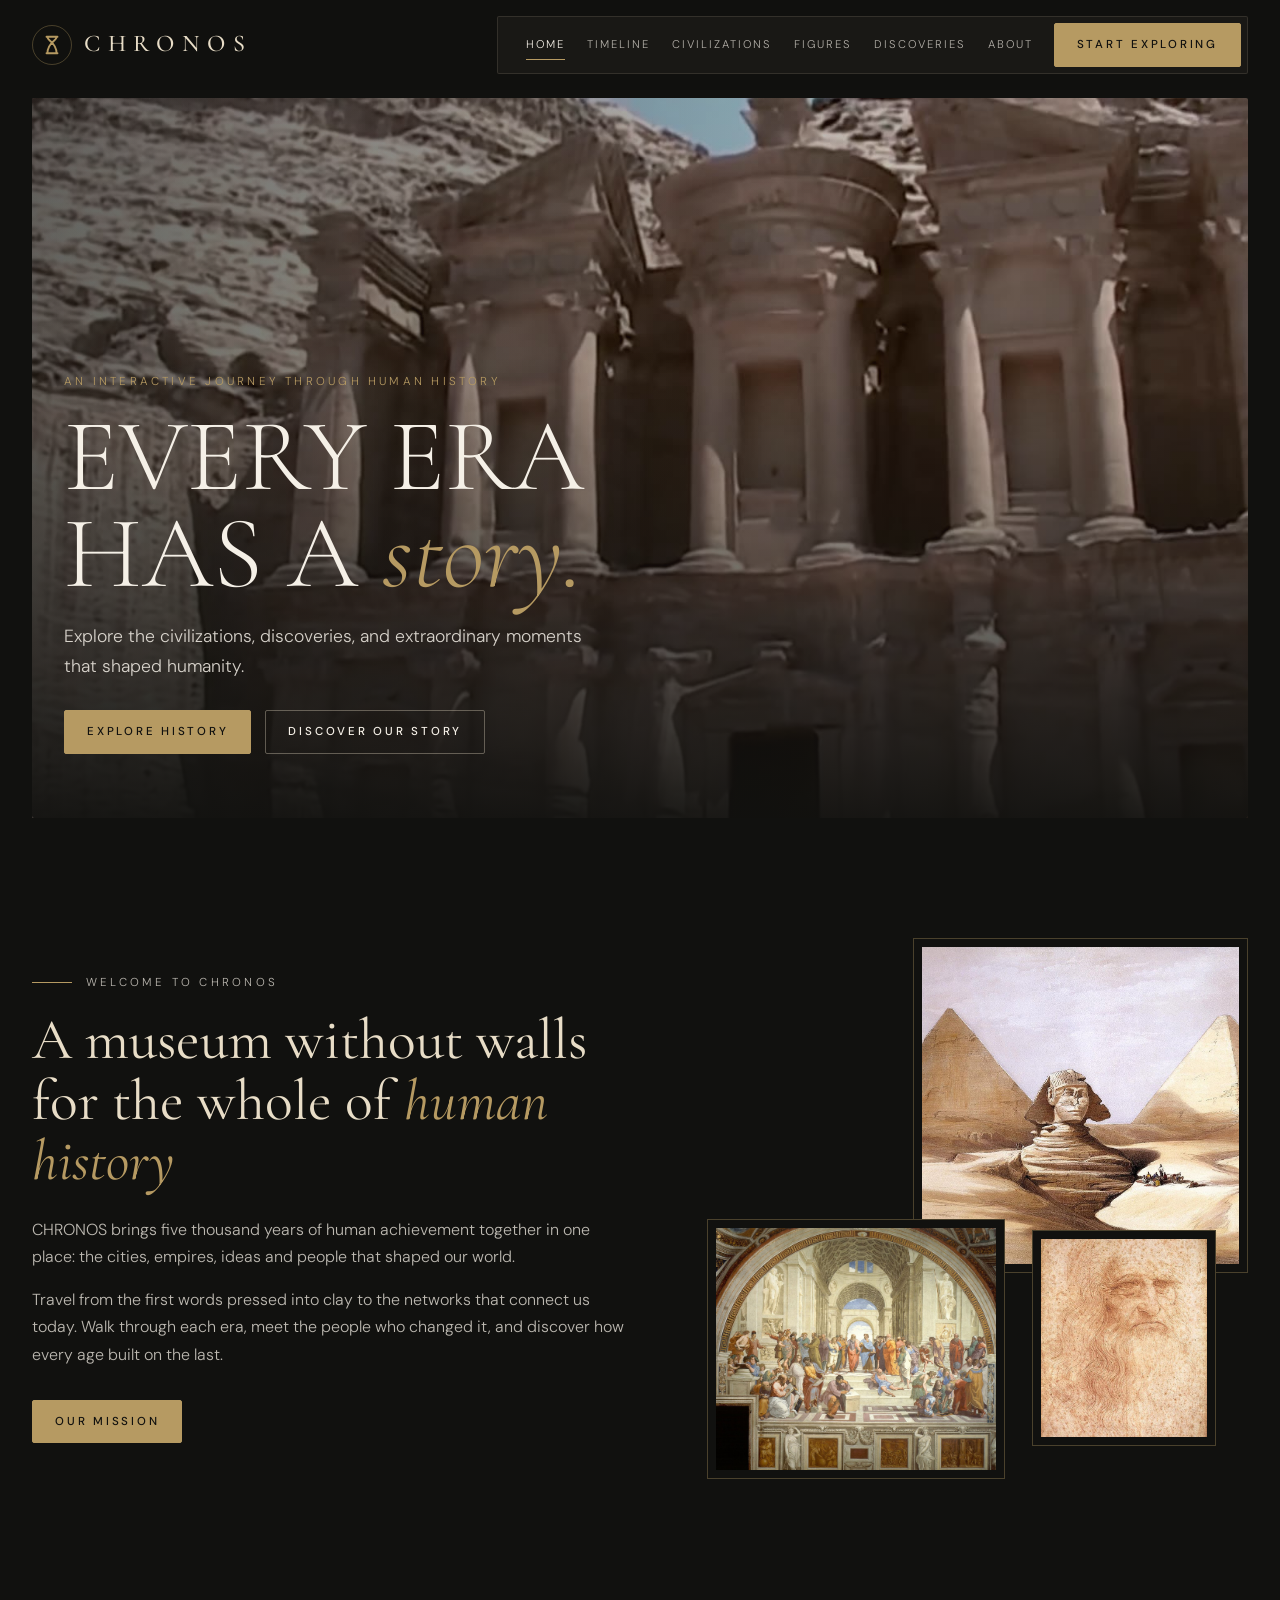
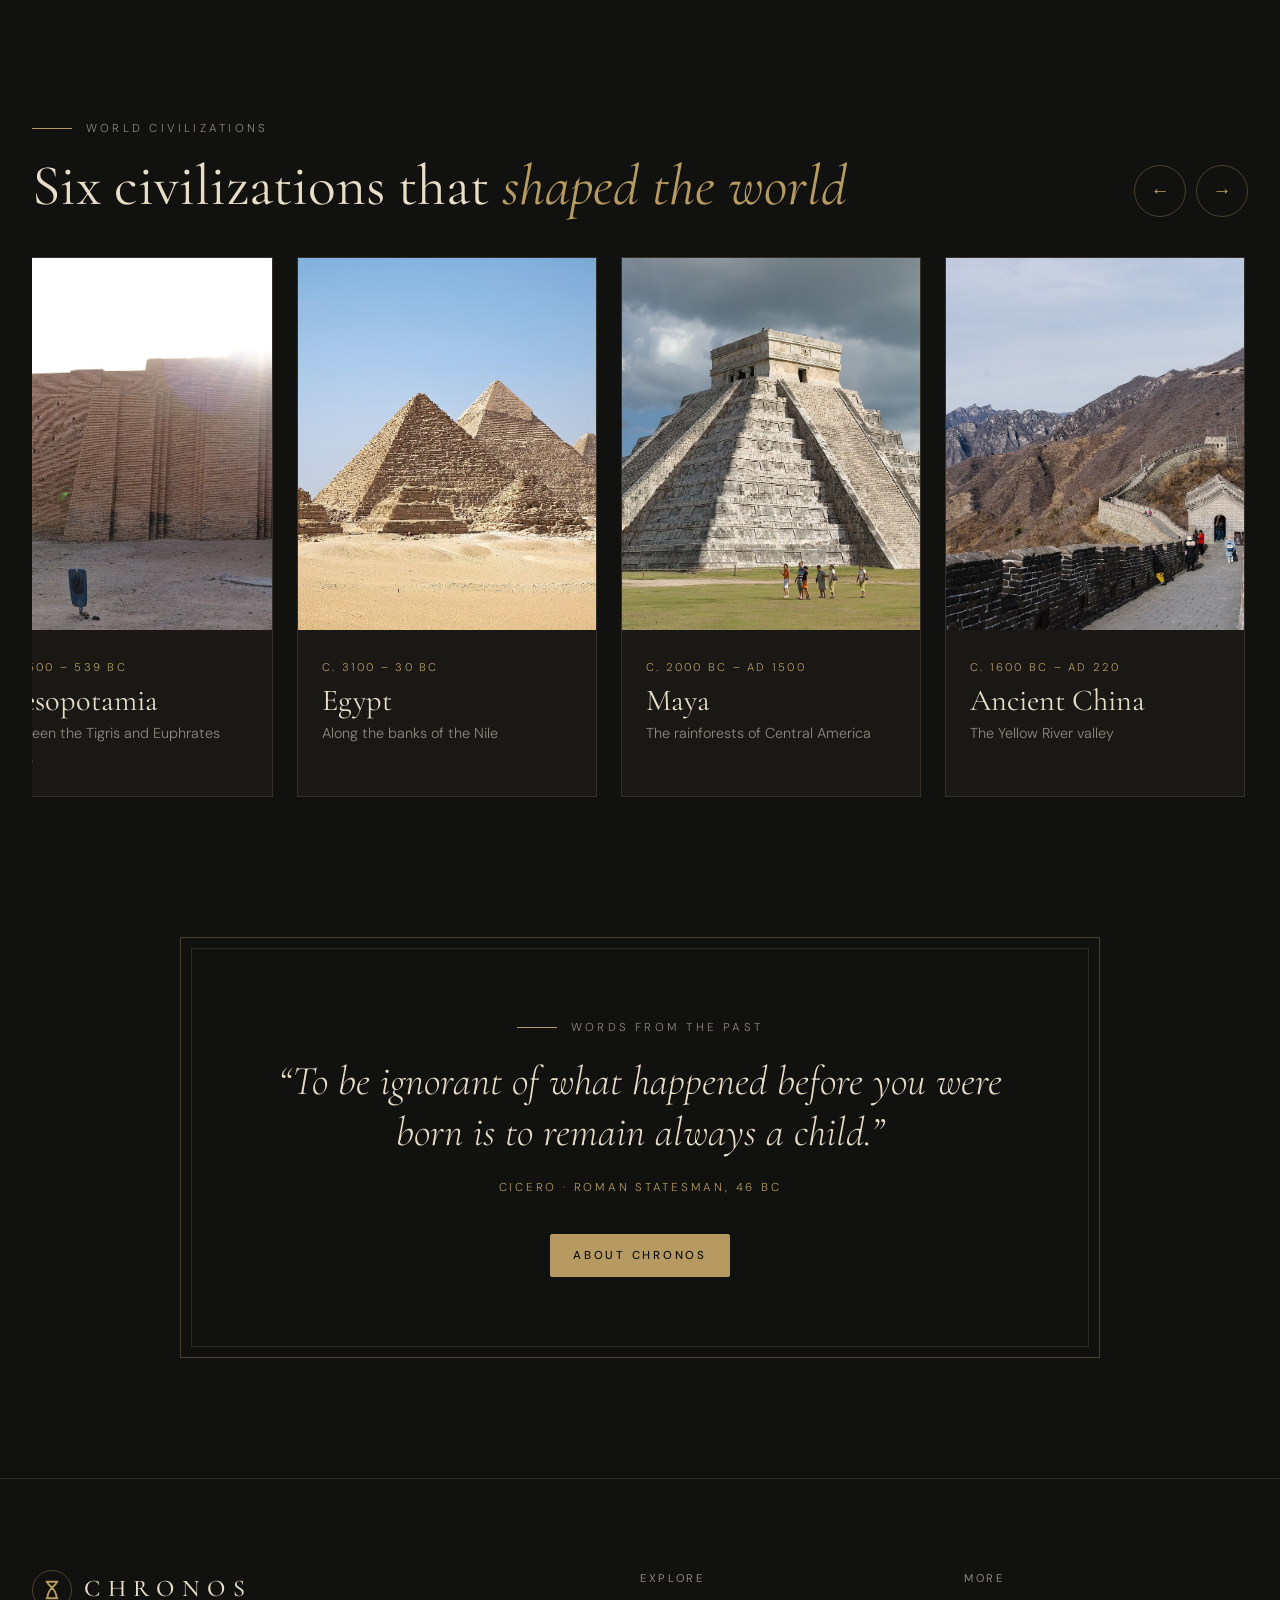
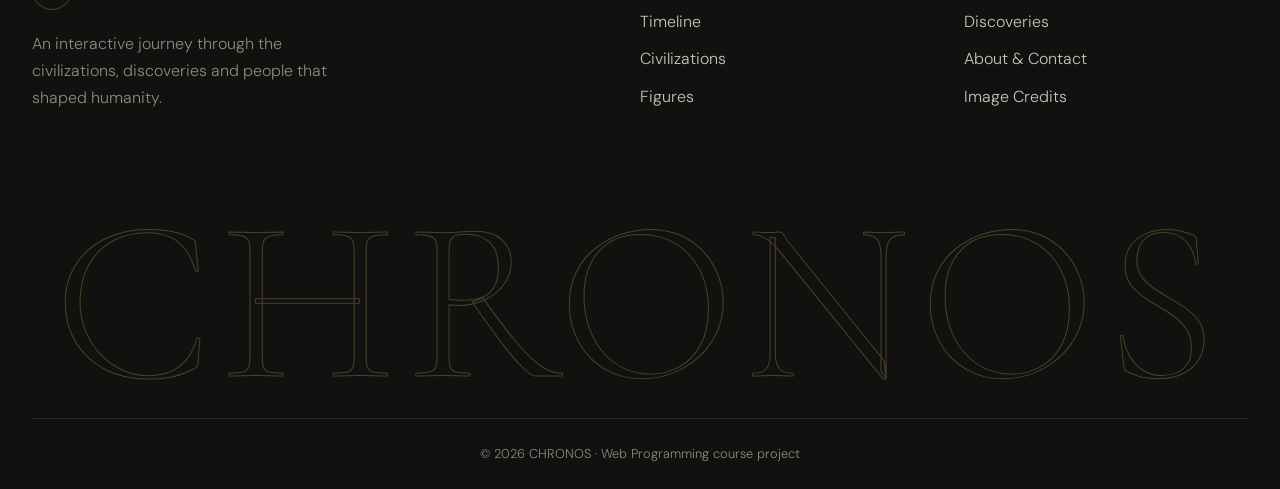
<file: index.html>
<!DOCTYPE html>
<html lang="en">

<head>
  <meta charset="UTF-8">
  <meta name="viewport" content="width=device-width, initial-scale=1.0">
  <title>CHRONOS — An Interactive Journey Through Human History</title>

  <!-- Fonts: Cormorant Garamond (headings) + DM Sans (text) -->
  <link rel="preconnect" href="https://fonts.googleapis.com">
  <link rel="preconnect" href="https://fonts.gstatic.com" crossorigin>
  <link
    href="https://fonts.googleapis.com/css2?family=Cormorant+Garamond:ital,wght@0,400;0,500;1,400&family=DM+Sans:wght@300;400;500&display=swap"
    rel="stylesheet">

  <link rel="stylesheet" href="css/style.css">
</head>

<body>
  <!--  HEADER  -->
  <header class="header">
    <div class="container header__inner">
      <!-- Logo  -->
      <a class="logo" href="index.html">
        <span class="logo__icon">
          <svg viewBox="0 0 24 24" width="22" height="22" fill="none" stroke="currentColor" stroke-width="2"
            stroke-linecap="round" aria-hidden="true">
            <path d="M6 3h12M6 21h12M7 3c0 5 10 6 10 18M17 3c0 5-10 6-10 18" />
          </svg>
        </span>
        <span class="logo__text">CHRONOS</span>
      </a>

      <!-- Navigation bar -->
      <nav class="nav" id="nav" aria-label="Main navigation">
        <ul class="nav__list">
          <li><a class="nav__link active" href="index.html">Home</a></li>
          <li><a class="nav__link" href="timeline.html">Timeline</a></li>
          <li><a class="nav__link" href="civilizations.html">Civilizations</a></li>
          <li><a class="nav__link" href="figures.html">Figures</a></li>
          <li><a class="nav__link" href="discoveries.html">Discoveries</a></li>
          <li><a class="nav__link" href="about.html">About</a></li>
        </ul>
        <a class="btn" href="timeline.html">Start Exploring</a>
      </nav>

      <!-- Hamburger button (only shown on small screens) -->
      <button class="menu-btn" id="menuBtn" aria-label="Open menu" aria-expanded="false">
        <span></span>
        <span></span>
        <span></span>
      </button>

    </div>
  </header>

  <main>
    <!--  HERO (background video) -->
    <section class="hero container">
      <!-- Layer 1: the video + a dark overlay on top of it -->
      <div class="hero__media">
        <video class="hero__video" autoplay muted loop playsinline poster="assets/images/home/hero-petra-poster.jpg">
          <source src="assets/videos/hero-petra.mp4" type="video/mp4">
        </video>
        <div class="hero__overlay"></div>
      </div>

      <!-- Layer 2: the text, placed on top of the video -->
      <div class="hero__content">
        <p class="hero__tag">An interactive journey through human history</p>
        <h1 class="hero__title">Every era<br>has a <em>story.</em></h1>
        <p class="hero__text">Explore the civilizations, discoveries, and extraordinary moments that shaped humanity.
        </p>
        <div class="hero__buttons">
          <a class="btn" href="timeline.html">Explore History</a>
          <a class="btn btn--light" href="about.html">Discover Our Story</a>
        </div>
      </div>
    </section>

    <!-- INTRO -->
    <section class="section container intro">
      <!-- Text -->
      <div class="intro__text">
        <p class="eyebrow">Welcome to CHRONOS</p>
        <h2>A museum without walls for the whole of <em>human history</em></h2>
        <p>CHRONOS brings five thousand years of human achievement together in one place: the cities, empires, ideas
          and people that shaped our world.</p>
        <p>Travel from the first words pressed into clay to the networks that connect us today. Walk through each era,
          meet the people who changed it, and discover how every age built on the last.</p>
        <a class="btn" href="about.html">Our Mission</a>
      </div>

      <!-- Three overlapping photos -->
      <div class="tile-gallery">
        <img class="tile tile--1" src="assets/images/home/intro-sphinx.jpg"
          alt="Painting of the Great Sphinx and the pyramids of Giza by David Roberts, 1839">
        <img class="tile tile--2" src="assets/images/eras/renaissance.jpg" alt="Raphael's fresco The School of Athens">
        <img class="tile tile--3" src="assets/images/figures/leonardo.jpg"
          alt="Red chalk self-portrait of Leonardo da Vinci">
      </div>
    </section>

    <!-- CIVILIZATIONS SLIDER -->
    <section class="section container" id="civilizations">
      <!-- Heading on the left, arrow buttons on the right -->
      <div class="slider-head">
        <div>
          <p class="eyebrow">World civilizations</p>
          <h2>Six civilizations that <em>shaped the world</em></h2>
        </div>
        <div class="slider-buttons">
          <button class="slider-btn" id="prevBtn" aria-label="Previous civilization">&larr;</button>
          <button class="slider-btn" id="nextBtn" aria-label="Next civilization">&rarr;</button>
        </div>
      </div>

      <!-- The row of cards that scrolls sideways -->
      <div class="slider" id="slider">
        <article class="slide">
          <img src="assets/images/civilizations/mesopotamia.jpg" alt="Ruins of an ancient Mesopotamian city">
          <div class="slide__body">
            <span class="slide__date">c. 3500 – 539 BC</span>
            <h3>Mesopotamia</h3>
            <p>Between the Tigris and Euphrates rivers</p>
          </div>
        </article>

        <article class="slide">
          <img src="assets/images/civilizations/egypt.jpg" alt="The pyramids of Giza in Egypt">
          <div class="slide__body">
            <span class="slide__date">c. 3100 – 30 BC</span>
            <h3>Egypt</h3>
            <p>Along the banks of the Nile</p>
          </div>
        </article>

        <article class="slide">
          <img src="assets/images/civilizations/maya.jpg" alt="A Maya stone pyramid in the jungle">
          <div class="slide__body">
            <span class="slide__date">c. 2000 BC – AD 1500</span>
            <h3>Maya</h3>
            <p>The rainforests of Central America</p>
          </div>
        </article>

        <article class="slide">
          <img src="assets/images/civilizations/china.jpg" alt="The Great Wall of China">
          <div class="slide__body">
            <span class="slide__date">c. 1600 BC – AD 220</span>
            <h3>Ancient China</h3>
            <p>The Yellow River valley</p>
          </div>
        </article>

        <article class="slide">
          <img src="assets/images/civilizations/greece.jpg" alt="The Parthenon in Athens">
          <div class="slide__body">
            <span class="slide__date">c. 800 – 146 BC</span>
            <h3>Greece</h3>
            <p>City-states around the Aegean Sea</p>
          </div>
        </article>

        <article class="slide">
          <img src="assets/images/civilizations/rome.jpg" alt="The Colosseum in Rome">
          <div class="slide__body">
            <span class="slide__date">753 BC – AD 476</span>
            <h3>Rome</h3>
            <p>From one city to a Mediterranean empire</p>
          </div>
        </article>
      </div>
    </section>

    <!-- QUOTE PANEL -->
    <section class="container">
      <div class="quote-panel">
        <p class="eyebrow">Words from the past</p>
        <blockquote class="quote">
          <p>“To be ignorant of what happened before you were born is to remain always a child.”</p>
          <cite>Cicero · Roman statesman, 46 BC</cite>
        </blockquote>
        <a class="btn" href="about.html">About CHRONOS</a>
      </div>
    </section>
  </main>

  <!-- FOOTER -->
  <footer class="footer">
    <!-- Top part -->
    <div class="container footer__grid">
      <!-- Logo + short description -->
      <div>
        <a class="logo" href="index.html">
          <span class="logo__icon">
            <svg viewBox="0 0 24 24" width="22" height="22" fill="none" stroke="currentColor" stroke-width="2"
              stroke-linecap="round" aria-hidden="true">
              <path d="M6 3h12M6 21h12M7 3c0 5 10 6 10 18M17 3c0 5-10 6-10 18" />
            </svg>
          </span>
          <span class="logo__text">CHRONOS</span>
        </a>
        <p class="footer__about">An interactive journey through the civilizations, discoveries and people that shaped
          humanity.</p>
      </div>

      <!-- Links -->
      <div>
        <h4>Explore</h4>
        <ul>
          <li><a href="timeline.html">Timeline</a></li>
          <li><a href="civilizations.html">Civilizations</a></li>
          <li><a href="figures.html">Figures</a></li>
        </ul>
      </div>

      <!-- Links -->
      <div>
        <h4>More</h4>
        <ul>
          <li><a href="discoveries.html">Discoveries</a></li>
          <li><a href="about.html">About &amp; Contact</a></li>
          <li><a href="assets/CREDITS.md">Image Credits</a></li>
        </ul>
      </div>
    </div>

    <!-- Big outlined word (decoration only) -->
    <p class="footer__word" aria-hidden="true">CHRONOS</p>

    <!-- Bottom line -->
    <div class="container">
      <div class="footer__bottom">
        <p>&copy; <span id="year">2026</span> CHRONOS · Web Programming course project</p>
      </div>
    </div>
  </footer>

  <!-- Back-to-top button (hidden until you scroll down) -->
  <button class="to-top" id="toTop" aria-label="Back to top">&uarr;</button>

  <script src="js/main.js"></script>
</body>

</html>
</file>
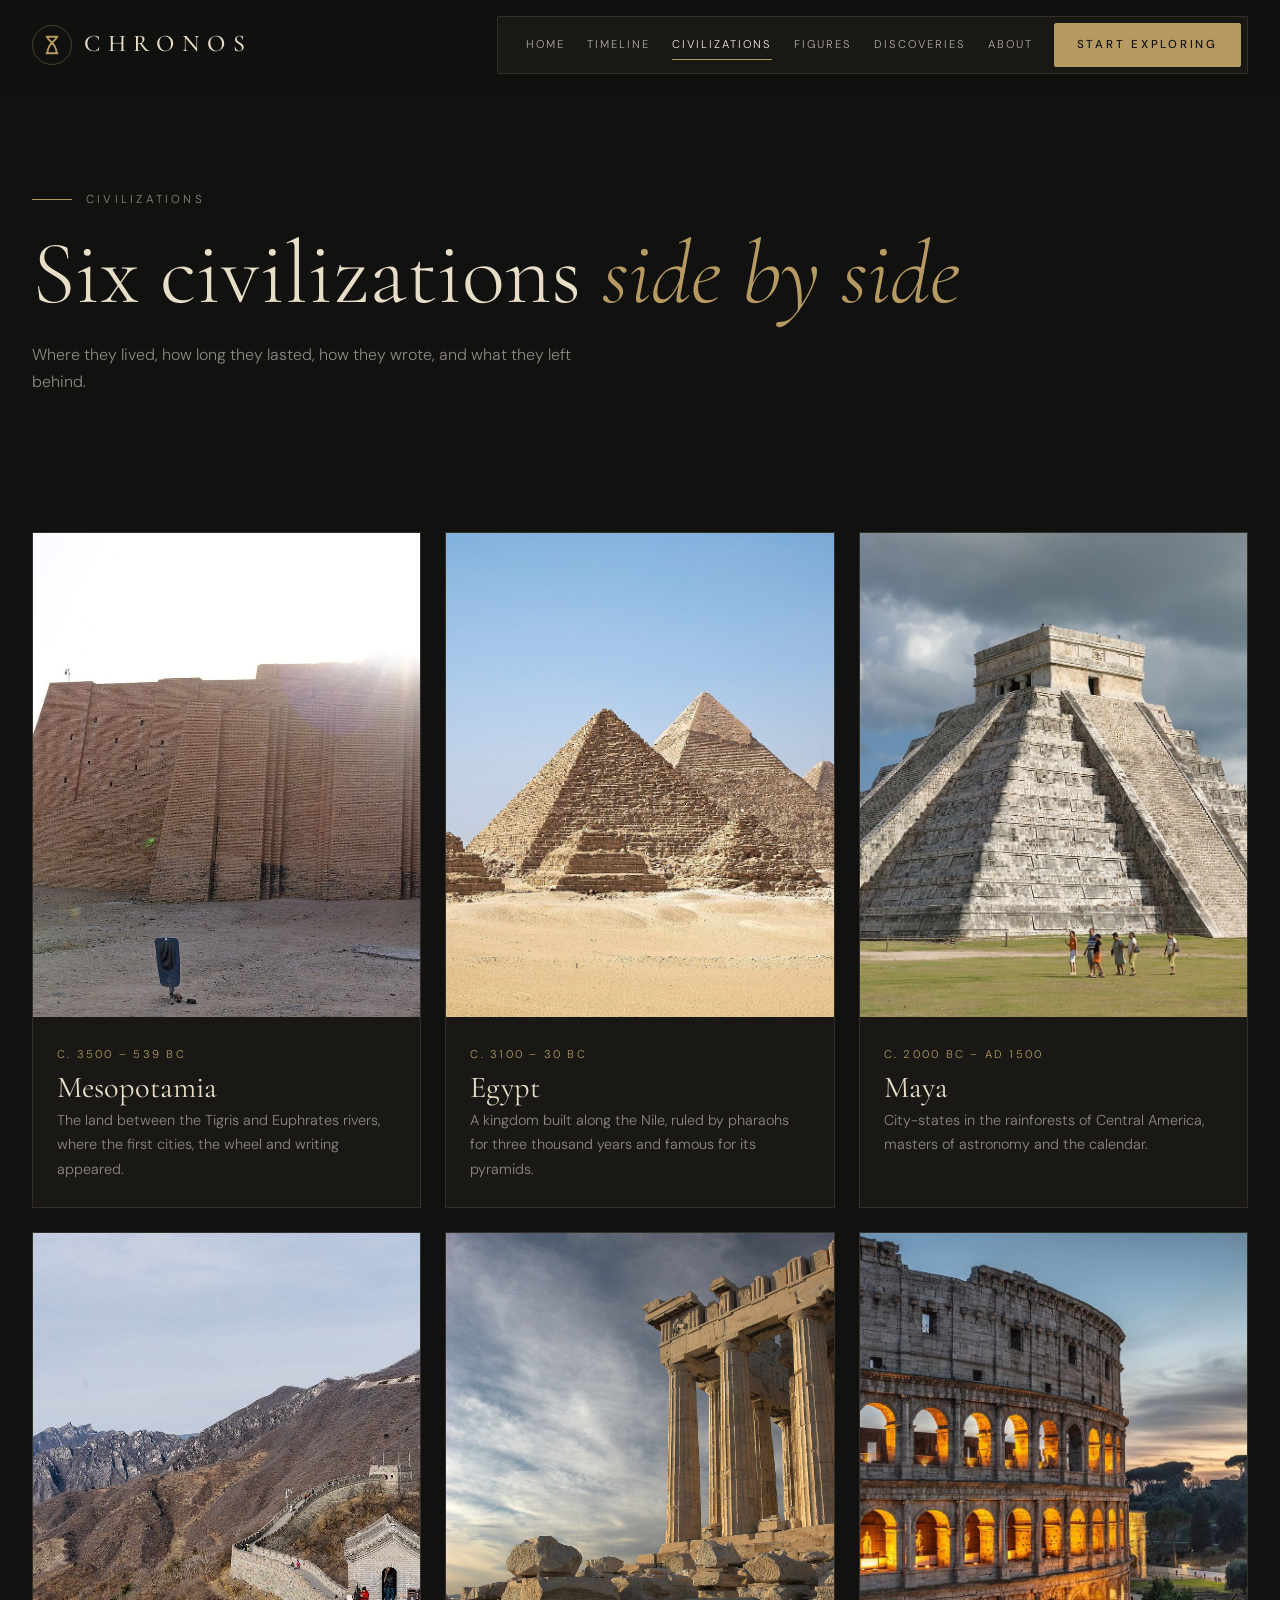
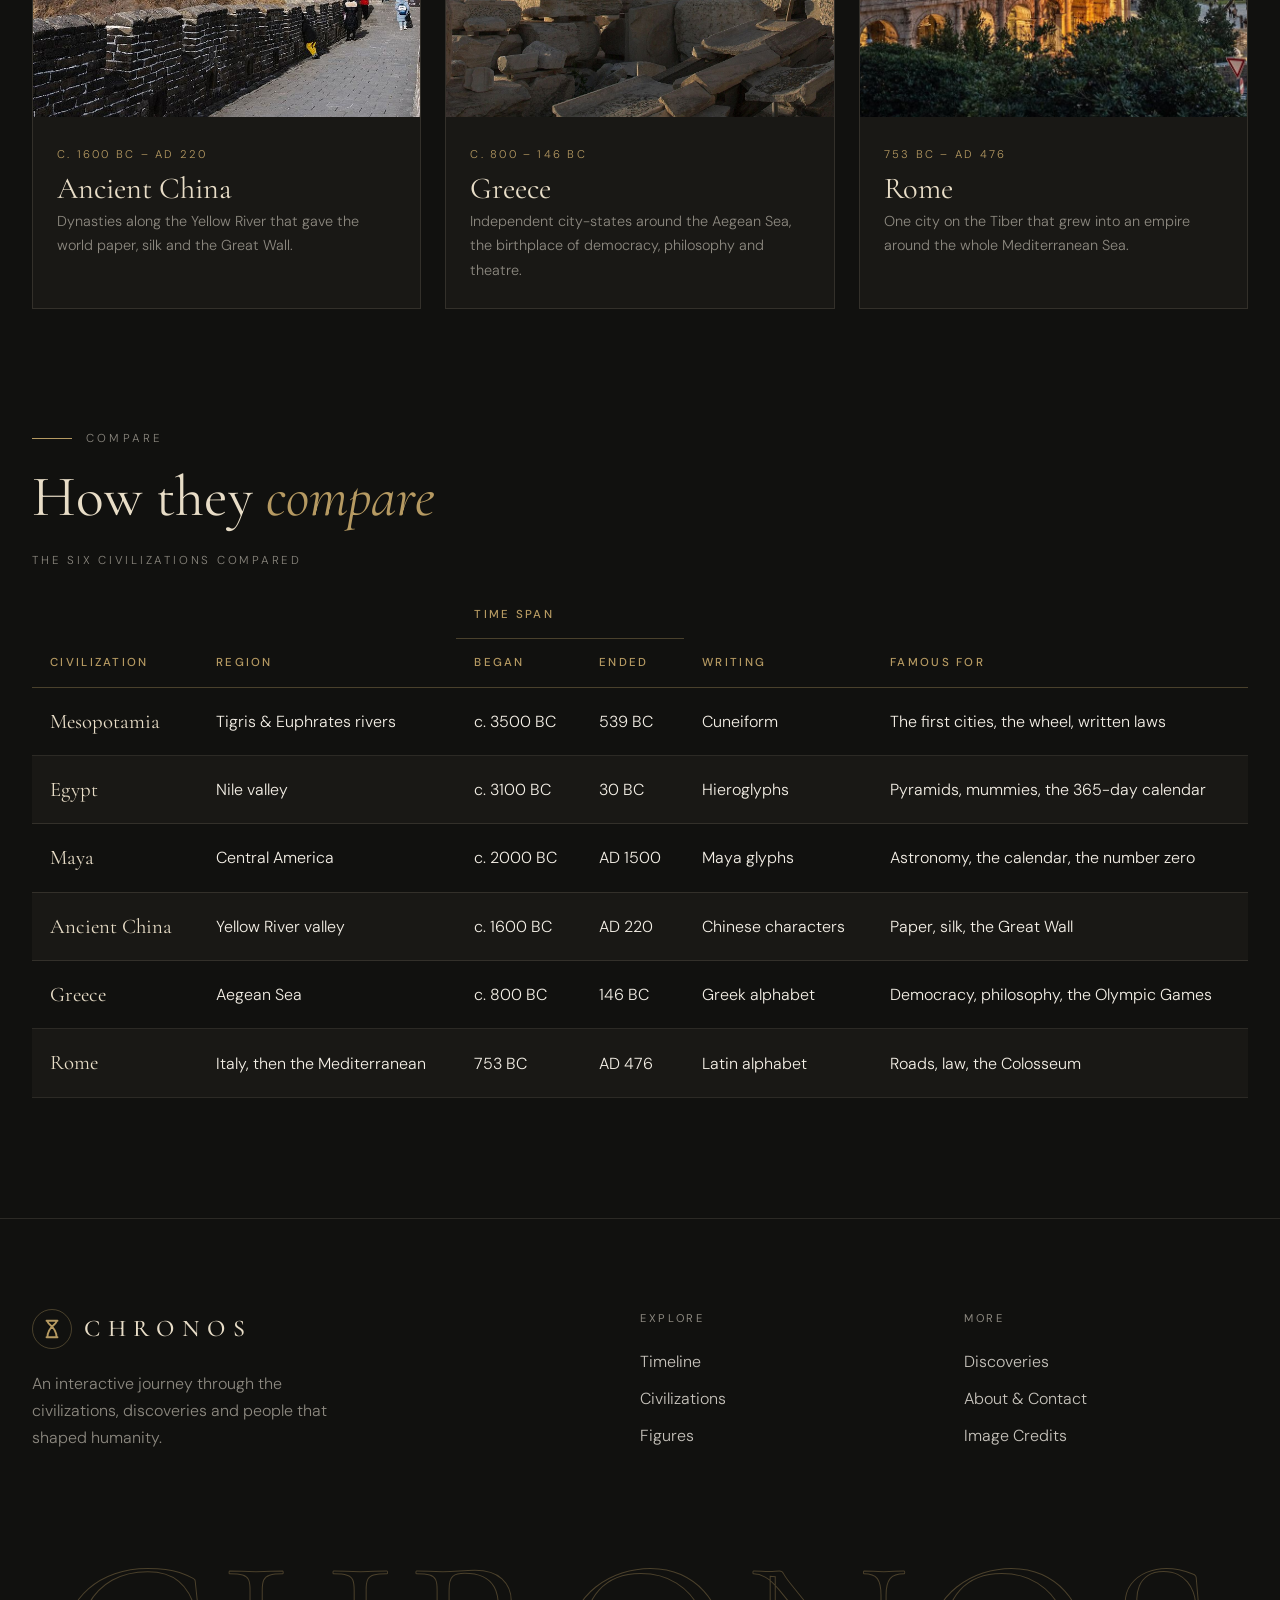
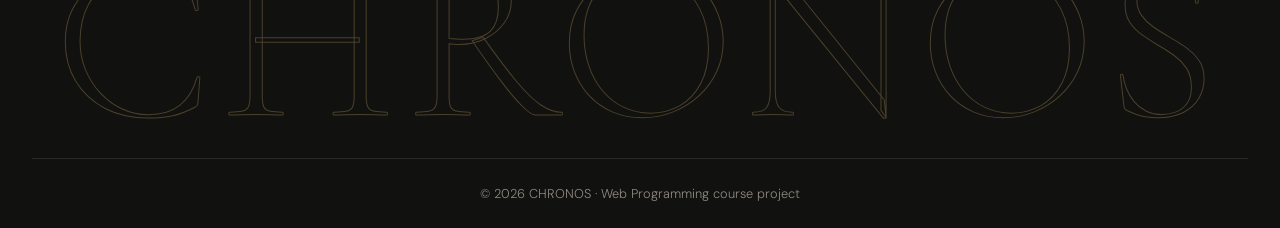
<file: civilizations.html>
<!DOCTYPE html>
<html lang="en">

<head>
  <meta charset="UTF-8">
  <meta name="viewport" content="width=device-width, initial-scale=1.0">
  <title>Civilizations — CHRONOS</title>

  <!-- Fonts: Cormorant Garamond (headings) + DM Sans (text) -->
  <link rel="preconnect" href="https://fonts.googleapis.com">
  <link rel="preconnect" href="https://fonts.gstatic.com" crossorigin>
  <link
    href="https://fonts.googleapis.com/css2?family=Cormorant+Garamond:ital,wght@0,400;0,500;1,400&family=DM+Sans:wght@300;400;500&display=swap"
    rel="stylesheet">

  <link rel="stylesheet" href="css/style.css">
</head>

<body>
  <!--  HEADER  -->
  <header class="header">
    <div class="container header__inner">
      <!-- Logo  -->
      <a class="logo" href="index.html">
        <span class="logo__icon">
          <svg viewBox="0 0 24 24" width="22" height="22" fill="none" stroke="currentColor" stroke-width="2"
            stroke-linecap="round" aria-hidden="true">
            <path d="M6 3h12M6 21h12M7 3c0 5 10 6 10 18M17 3c0 5-10 6-10 18" />
          </svg>
        </span>
        <span class="logo__text">CHRONOS</span>
      </a>

      <!-- Navigation bar -->
      <nav class="nav" id="nav" aria-label="Main navigation">
        <ul class="nav__list">
          <li><a class="nav__link" href="index.html">Home</a></li>
          <li><a class="nav__link" href="timeline.html">Timeline</a></li>
          <li><a class="nav__link active" href="civilizations.html">Civilizations</a></li>
          <li><a class="nav__link" href="figures.html">Figures</a></li>
          <li><a class="nav__link" href="discoveries.html">Discoveries</a></li>
          <li><a class="nav__link" href="about.html">About</a></li>
        </ul>
        <a class="btn" href="timeline.html">Start Exploring</a>
      </nav>

      <!-- Hamburger button (only shown on small screens) -->
      <button class="menu-btn" id="menuBtn" aria-label="Open menu" aria-expanded="false">
        <span></span>
        <span></span>
        <span></span>
      </button>

    </div>
  </header>

  <main>
    <!-- PAGE TITLE -->
    <section class="page-hero container">
      <p class="eyebrow">Civilizations</p>
      <h1>Six civilizations <em>side by side</em></h1>
      <p>Where they lived, how long they lasted, how they wrote, and what they left behind.</p>
    </section>

    <!-- CARDS (same card style as the home page slider) -->
    <section class="section container">
      <div class="card-grid">
        <article class="slide">
          <img src="assets/images/civilizations/mesopotamia.jpg" alt="Ruins of an ancient Mesopotamian city">
          <div class="slide__body">
            <span class="slide__date">c. 3500 – 539 BC</span>
            <h3>Mesopotamia</h3>
            <p>The land between the Tigris and Euphrates rivers, where the first cities, the wheel and writing appeared.</p>
          </div>
        </article>

        <article class="slide">
          <img src="assets/images/civilizations/egypt.jpg" alt="The pyramids of Giza in Egypt">
          <div class="slide__body">
            <span class="slide__date">c. 3100 – 30 BC</span>
            <h3>Egypt</h3>
            <p>A kingdom built along the Nile, ruled by pharaohs for three thousand years and famous for its pyramids.</p>
          </div>
        </article>

        <article class="slide">
          <img src="assets/images/civilizations/maya.jpg" alt="A Maya stone pyramid in the jungle">
          <div class="slide__body">
            <span class="slide__date">c. 2000 BC – AD 1500</span>
            <h3>Maya</h3>
            <p>City-states in the rainforests of Central America, masters of astronomy and the calendar.</p>
          </div>
        </article>

        <article class="slide">
          <img src="assets/images/civilizations/china.jpg" alt="The Great Wall of China">
          <div class="slide__body">
            <span class="slide__date">c. 1600 BC – AD 220</span>
            <h3>Ancient China</h3>
            <p>Dynasties along the Yellow River that gave the world paper, silk and the Great Wall.</p>
          </div>
        </article>

        <article class="slide">
          <img src="assets/images/civilizations/greece.jpg" alt="The Parthenon in Athens">
          <div class="slide__body">
            <span class="slide__date">c. 800 – 146 BC</span>
            <h3>Greece</h3>
            <p>Independent city-states around the Aegean Sea, the birthplace of democracy, philosophy and theatre.</p>
          </div>
        </article>

        <article class="slide">
          <img src="assets/images/civilizations/rome.jpg" alt="The Colosseum in Rome">
          <div class="slide__body">
            <span class="slide__date">753 BC – AD 476</span>
            <h3>Rome</h3>
            <p>One city on the Tiber that grew into an empire around the whole Mediterranean Sea.</p>
          </div>
        </article>
      </div>
    </section>

    <!-- COMPARISON TABLE -->
    <section class="container table-section">
      <p class="eyebrow">Compare</p>
      <h2>How they <em>compare</em></h2>

      <div class="table-wrap">
        <table class="table">
          <caption>The six civilizations compared</caption>

          <!-- Two header rows: "Time span" sits above "Began" and "Ended" -->
          <thead>
            <tr>
              <th scope="col" rowspan="2">Civilization</th>
              <th scope="col" rowspan="2">Region</th>
              <th scope="colgroup" colspan="2">Time span</th>
              <th scope="col" rowspan="2">Writing</th>
              <th scope="col" rowspan="2">Famous for</th>
            </tr>
            <tr>
              <th scope="col">Began</th>
              <th scope="col">Ended</th>
            </tr>
          </thead>

          <!-- One row per civilization. The first cell is a row header (th) -->
          <tbody>
            <tr>
              <th scope="row">Mesopotamia</th>
              <td>Tigris &amp; Euphrates rivers</td>
              <td>c. 3500 BC</td>
              <td>539 BC</td>
              <td>Cuneiform</td>
              <td>The first cities, the wheel, written laws</td>
            </tr>
            <tr>
              <th scope="row">Egypt</th>
              <td>Nile valley</td>
              <td>c. 3100 BC</td>
              <td>30 BC</td>
              <td>Hieroglyphs</td>
              <td>Pyramids, mummies, the 365-day calendar</td>
            </tr>
            <tr>
              <th scope="row">Maya</th>
              <td>Central America</td>
              <td>c. 2000 BC</td>
              <td>AD 1500</td>
              <td>Maya glyphs</td>
              <td>Astronomy, the calendar, the number zero</td>
            </tr>
            <tr>
              <th scope="row">Ancient China</th>
              <td>Yellow River valley</td>
              <td>c. 1600 BC</td>
              <td>AD 220</td>
              <td>Chinese characters</td>
              <td>Paper, silk, the Great Wall</td>
            </tr>
            <tr>
              <th scope="row">Greece</th>
              <td>Aegean Sea</td>
              <td>c. 800 BC</td>
              <td>146 BC</td>
              <td>Greek alphabet</td>
              <td>Democracy, philosophy, the Olympic Games</td>
            </tr>
            <tr>
              <th scope="row">Rome</th>
              <td>Italy, then the Mediterranean</td>
              <td>753 BC</td>
              <td>AD 476</td>
              <td>Latin alphabet</td>
              <td>Roads, law, the Colosseum</td>
            </tr>
          </tbody>
        </table>
      </div>
    </section>
  </main>

  <!-- FOOTER -->
  <footer class="footer">
    <!-- Top part -->
    <div class="container footer__grid">
      <!-- Logo + short description -->
      <div>
        <a class="logo" href="index.html">
          <span class="logo__icon">
            <svg viewBox="0 0 24 24" width="22" height="22" fill="none" stroke="currentColor" stroke-width="2"
              stroke-linecap="round" aria-hidden="true">
              <path d="M6 3h12M6 21h12M7 3c0 5 10 6 10 18M17 3c0 5-10 6-10 18" />
            </svg>
          </span>
          <span class="logo__text">CHRONOS</span>
        </a>
        <p class="footer__about">An interactive journey through the civilizations, discoveries and people that shaped
          humanity.</p>
      </div>

      <!-- Links -->
      <div>
        <h4>Explore</h4>
        <ul>
          <li><a href="timeline.html">Timeline</a></li>
          <li><a href="civilizations.html">Civilizations</a></li>
          <li><a href="figures.html">Figures</a></li>
        </ul>
      </div>

      <!-- Links -->
      <div>
        <h4>More</h4>
        <ul>
          <li><a href="discoveries.html">Discoveries</a></li>
          <li><a href="about.html">About &amp; Contact</a></li>
          <li><a href="assets/CREDITS.md">Image Credits</a></li>
        </ul>
      </div>
    </div>

    <!-- Big outlined word (decoration only) -->
    <p class="footer__word" aria-hidden="true">CHRONOS</p>

    <!-- Bottom line -->
    <div class="container">
      <div class="footer__bottom">
        <p>&copy; <span id="year">2026</span> CHRONOS · Web Programming course project</p>
      </div>
    </div>
  </footer>

  <!-- Back-to-top button (hidden until you scroll down) -->
  <button class="to-top" id="toTop" aria-label="Back to top">&uarr;</button>

  <script src="js/main.js"></script>
</body>

</html>
</file>
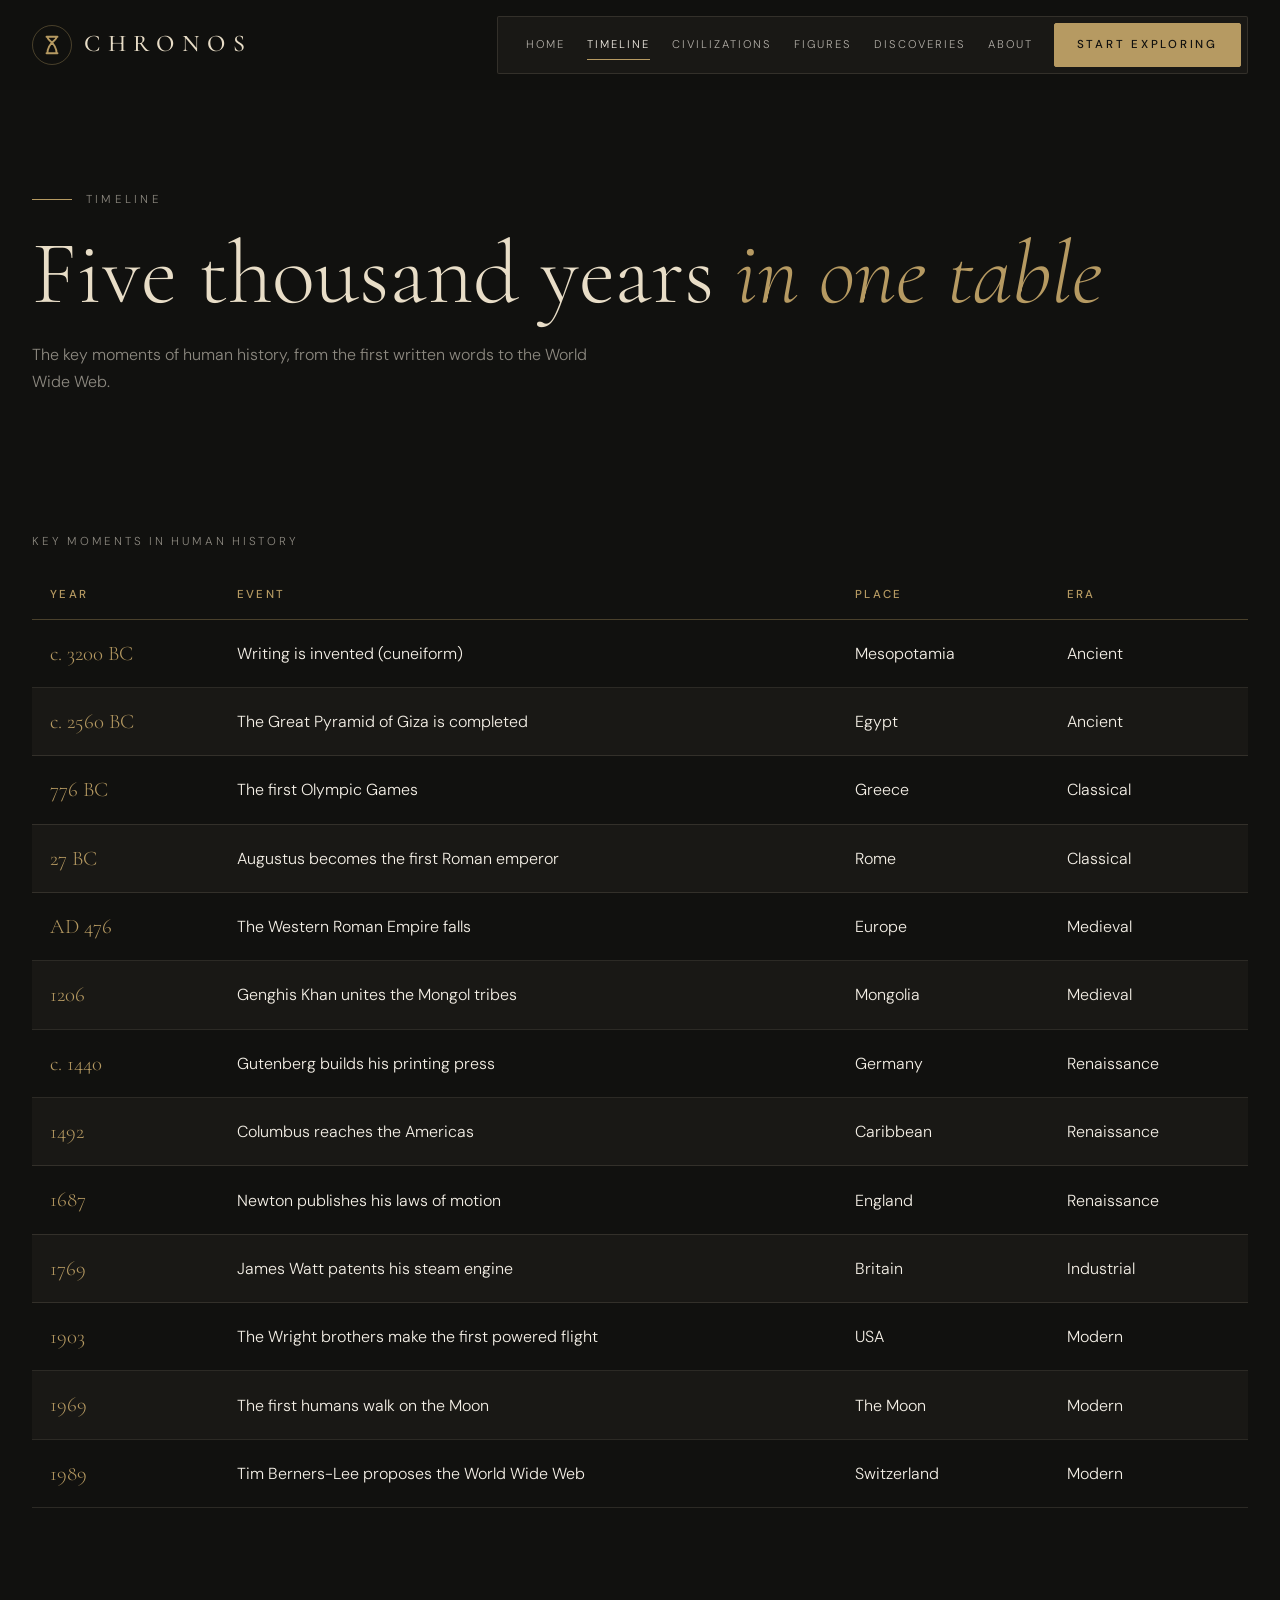
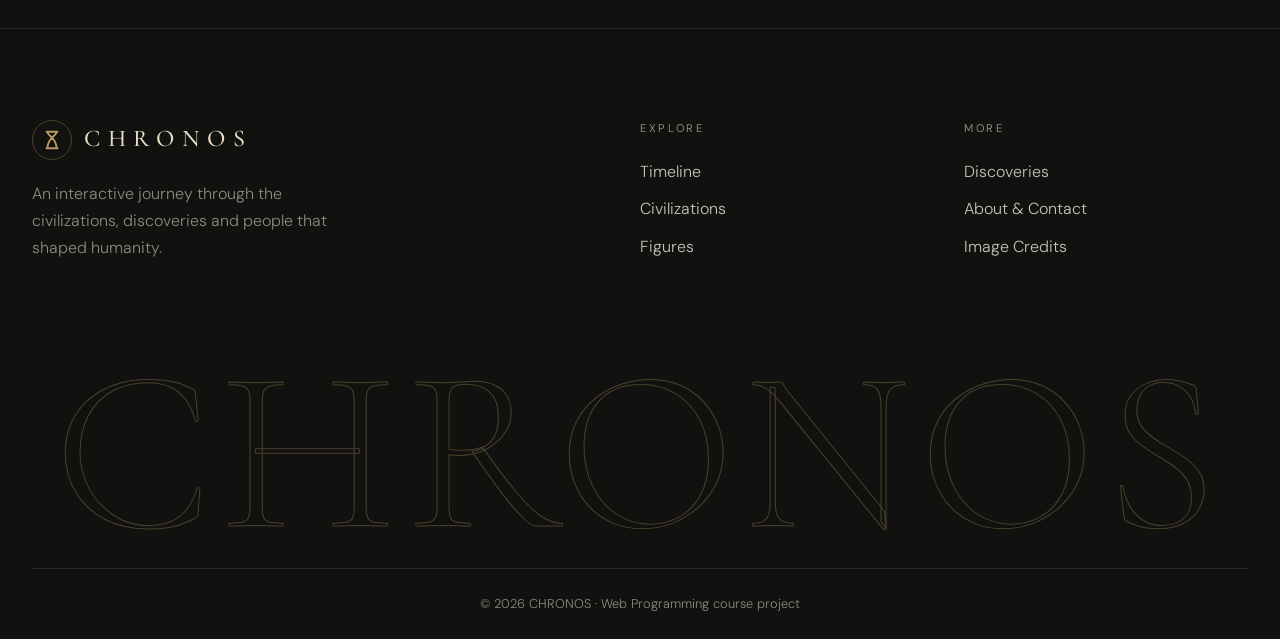
<file: timeline.html>
<!DOCTYPE html>
<html lang="en">

<head>
  <meta charset="UTF-8">
  <meta name="viewport" content="width=device-width, initial-scale=1.0">
  <title>Timeline — CHRONOS</title>

  <!-- Fonts: Cormorant Garamond (headings) + DM Sans (text) -->
  <link rel="preconnect" href="https://fonts.googleapis.com">
  <link rel="preconnect" href="https://fonts.gstatic.com" crossorigin>
  <link
    href="https://fonts.googleapis.com/css2?family=Cormorant+Garamond:ital,wght@0,400;0,500;1,400&family=DM+Sans:wght@300;400;500&display=swap"
    rel="stylesheet">

  <link rel="stylesheet" href="css/style.css">
</head>

<body>
  <!--  HEADER  -->
  <header class="header">
    <div class="container header__inner">
      <!-- Logo  -->
      <a class="logo" href="index.html">
        <span class="logo__icon">
          <svg viewBox="0 0 24 24" width="22" height="22" fill="none" stroke="currentColor" stroke-width="2"
            stroke-linecap="round" aria-hidden="true">
            <path d="M6 3h12M6 21h12M7 3c0 5 10 6 10 18M17 3c0 5-10 6-10 18" />
          </svg>
        </span>
        <span class="logo__text">CHRONOS</span>
      </a>

      <!-- Navigation bar -->
      <nav class="nav" id="nav" aria-label="Main navigation">
        <ul class="nav__list">
          <li><a class="nav__link" href="index.html">Home</a></li>
          <li><a class="nav__link active" href="timeline.html">Timeline</a></li>
          <li><a class="nav__link" href="civilizations.html">Civilizations</a></li>
          <li><a class="nav__link" href="figures.html">Figures</a></li>
          <li><a class="nav__link" href="discoveries.html">Discoveries</a></li>
          <li><a class="nav__link" href="about.html">About</a></li>
        </ul>
        <a class="btn" href="timeline.html">Start Exploring</a>
      </nav>

      <!-- Hamburger button (only shown on small screens) -->
      <button class="menu-btn" id="menuBtn" aria-label="Open menu" aria-expanded="false">
        <span></span>
        <span></span>
        <span></span>
      </button>

    </div>
  </header>

  <main>
    <!-- PAGE TITLE -->
    <section class="page-hero container">
      <p class="eyebrow">Timeline</p>
      <h1>Five thousand years <em>in one table</em></h1>
      <p>The key moments of human history, from the first written words to the World Wide Web.</p>
    </section>

    <!-- TIMELINE TABLE -->
    <section class="section container">
      <!-- The wrapper lets the table scroll sideways on small screens -->
      <div class="table-wrap">
        <table class="table">
          <caption>Key moments in human history</caption>

          <!-- Table head: the column titles -->
          <thead>
            <tr>
              <th scope="col">Year</th>
              <th scope="col">Event</th>
              <th scope="col">Place</th>
              <th scope="col">Era</th>
            </tr>
          </thead>

          <!-- Table body: one <tr> (row) per event -->
          <tbody>
            <tr>
              <td>c. 3200 BC</td>
              <td>Writing is invented (cuneiform)</td>
              <td>Mesopotamia</td>
              <td>Ancient</td>
            </tr>
            <tr>
              <td>c. 2560 BC</td>
              <td>The Great Pyramid of Giza is completed</td>
              <td>Egypt</td>
              <td>Ancient</td>
            </tr>
            <tr>
              <td>776 BC</td>
              <td>The first Olympic Games</td>
              <td>Greece</td>
              <td>Classical</td>
            </tr>
            <tr>
              <td>27 BC</td>
              <td>Augustus becomes the first Roman emperor</td>
              <td>Rome</td>
              <td>Classical</td>
            </tr>
            <tr>
              <td>AD 476</td>
              <td>The Western Roman Empire falls</td>
              <td>Europe</td>
              <td>Medieval</td>
            </tr>
            <tr>
              <td>1206</td>
              <td>Genghis Khan unites the Mongol tribes</td>
              <td>Mongolia</td>
              <td>Medieval</td>
            </tr>
            <tr>
              <td>c. 1440</td>
              <td>Gutenberg builds his printing press</td>
              <td>Germany</td>
              <td>Renaissance</td>
            </tr>
            <tr>
              <td>1492</td>
              <td>Columbus reaches the Americas</td>
              <td>Caribbean</td>
              <td>Renaissance</td>
            </tr>
            <tr>
              <td>1687</td>
              <td>Newton publishes his laws of motion</td>
              <td>England</td>
              <td>Renaissance</td>
            </tr>
            <tr>
              <td>1769</td>
              <td>James Watt patents his steam engine</td>
              <td>Britain</td>
              <td>Industrial</td>
            </tr>
            <tr>
              <td>1903</td>
              <td>The Wright brothers make the first powered flight</td>
              <td>USA</td>
              <td>Modern</td>
            </tr>
            <tr>
              <td>1969</td>
              <td>The first humans walk on the Moon</td>
              <td>The Moon</td>
              <td>Modern</td>
            </tr>
            <tr>
              <td>1989</td>
              <td>Tim Berners-Lee proposes the World Wide Web</td>
              <td>Switzerland</td>
              <td>Modern</td>
            </tr>
          </tbody>
        </table>
      </div>
    </section>
  </main>

  <!-- FOOTER -->
  <footer class="footer">
    <!-- Top part -->
    <div class="container footer__grid">
      <!-- Logo + short description -->
      <div>
        <a class="logo" href="index.html">
          <span class="logo__icon">
            <svg viewBox="0 0 24 24" width="22" height="22" fill="none" stroke="currentColor" stroke-width="2"
              stroke-linecap="round" aria-hidden="true">
              <path d="M6 3h12M6 21h12M7 3c0 5 10 6 10 18M17 3c0 5-10 6-10 18" />
            </svg>
          </span>
          <span class="logo__text">CHRONOS</span>
        </a>
        <p class="footer__about">An interactive journey through the civilizations, discoveries and people that shaped
          humanity.</p>
      </div>

      <!-- Links -->
      <div>
        <h4>Explore</h4>
        <ul>
          <li><a href="timeline.html">Timeline</a></li>
          <li><a href="civilizations.html">Civilizations</a></li>
          <li><a href="figures.html">Figures</a></li>
        </ul>
      </div>

      <!-- Links -->
      <div>
        <h4>More</h4>
        <ul>
          <li><a href="discoveries.html">Discoveries</a></li>
          <li><a href="about.html">About &amp; Contact</a></li>
          <li><a href="assets/CREDITS.md">Image Credits</a></li>
        </ul>
      </div>
    </div>

    <!-- Big outlined word (decoration only) -->
    <p class="footer__word" aria-hidden="true">CHRONOS</p>

    <!-- Bottom line -->
    <div class="container">
      <div class="footer__bottom">
        <p>&copy; <span id="year">2026</span> CHRONOS · Web Programming course project</p>
      </div>
    </div>
  </footer>

  <!-- Back-to-top button (hidden until you scroll down) -->
  <button class="to-top" id="toTop" aria-label="Back to top">&uarr;</button>

  <script src="js/main.js"></script>
</body>

</html>
</file>
<file: css/style.css>
/* COLOURS & FONTS (CSS variables) */
:root {
  --bg: #11110f;
  /* main background */
  --bg-2: #191815;
  /* slightly lighter background */
  --gold: #b69a62;
  /* antique gold accent */
  --parchment: #e8ddc7;
  /* headings */
  --muted: #8d8980;
  /* small grey text */
  --ivory: #f5f0e7;
  /* normal text */
  --line: rgba(232, 221, 199, 0.12);
  /* faint border lines */
  --line-gold: rgba(182, 154, 98, 0.35);
  /* faint gold lines */

  --font-heading: "Cormorant Garamond", Georgia, serif;
  --font-body: "DM Sans", Arial, sans-serif;
}

* {
  margin: 0;
  padding: 0;
  box-sizing: border-box;
}

body {
  background: var(--bg);
  color: var(--ivory);
  font-family: var(--font-body);
  font-size: 16px;
  font-weight: 300;
  line-height: 1.7;
}

a {
  color: inherit;
  text-decoration: none;
}

ul {
  list-style: none;
}

/* All headings use the elegant serif font */
h1,
h2,
h3 {
  font-family: var(--font-heading);
  font-weight: 400;
  line-height: 1.05;
  color: var(--parchment);
}

/* Section headings: big, but they shrink on small screens */
h2 {
  font-size: clamp(2.4rem, 4.5vw, 4rem);
  margin-bottom: 24px;
}

/* A word in <em> inside a heading turns gold */
h2 em {
  color: var(--gold);
}

/* Space under every paragraph */
p {
  margin-bottom: 16px;
}

/* Centred column used by every section */
.container {
  max-width: 1280px;
  margin: 0 auto;
  padding: 0 32px;
}

/* BUTTON */
.btn {
  display: inline-block;
  padding: 11px 22px;
  background: var(--gold);
  color: var(--bg);
  font-size: 0.72rem;
  font-weight: 500;
  letter-spacing: 0.24em;
  text-transform: uppercase;
  white-space: nowrap;
  border: 1px solid var(--gold);
  border-radius: 2px;
  transition: background 0.4s, border-color 0.4s;
}

.btn:hover {
  background: var(--ivory);
  border-color: var(--ivory);
}

.btn--light {
  background: transparent;
  color: var(--ivory);
  border-color: rgba(232, 221, 199, 0.35);
}

.btn--light:hover {
  background: var(--gold);
  border-color: var(--gold);
  color: var(--bg);
}

/* HEADER */
.header {
  position: sticky;
  top: 0;
  z-index: 100;
  background: rgba(17, 17, 15, 0.92);
}

.header__inner {
  display: flex;
  align-items: center;
  justify-content: space-between;
  padding-top: 16px;
  padding-bottom: 16px;
}

/* Logo */
.logo {
  display: flex;
  align-items: center;
  gap: 12px;
}

.logo__icon {
  display: flex;
  align-items: center;
  justify-content: center;
  width: 40px;
  height: 40px;
  color: var(--gold);
  border: 1px solid var(--line-gold);
  border-radius: 50%;
  transition: transform 0.8s;
}

.logo:hover .logo__icon {
  transform: rotate(180deg);
}

.logo__text {
  font-family: var(--font-heading);
  font-size: 1.5rem;
  font-weight: 500;
  letter-spacing: 0.32em;
  color: var(--parchment);
}

/* Navigation bar */
.nav {
  display: flex;
  align-items: center;
  gap: 10px;
  padding: 6px 6px 6px 18px;
  background: var(--bg-2);
  border: 1px solid var(--line);
  border-radius: 2px;
}

.nav__list {
  display: flex;
  gap: 2px;
}

.nav__link {
  position: relative;
  display: block;
  padding: 8px 10px;
  font-size: 0.7rem;
  letter-spacing: 0.18em;
  text-transform: uppercase;
  color: rgba(245, 240, 231, 0.7);
  transition: color 0.3s;
}

/* Gold underline, hidden until hover (or on the current page) */
.nav__link::after {
  content: "";
  position: absolute;
  left: 10px;
  right: 10px;
  bottom: 2px;
  height: 1px;
  background: var(--gold);
  transform: scaleX(0);
  transition: transform 0.4s;
}

.nav__link:hover,
.nav__link.active {
  color: var(--ivory);
}

.nav__link:hover::after,
.nav__link.active::after {
  transform: scaleX(1);
}

/* HERO */
.hero {
  position: relative;
  margin-top: 8px;
}

/* The box that holds the video */
.hero__media {
  position: relative;
  height: 80vh;
  min-height: 540px;
  background: var(--bg-2);
  border-radius: 2px;
  overflow: hidden;
}

.hero__video {
  display: block;
  width: 100%;
  height: 100%;
  object-fit: cover;
}

/* Dark gradient over the video so the text is readable */
.hero__overlay {
  position: absolute;
  inset: 0;
  background:
    linear-gradient(to top, rgba(17, 17, 15, 0.95) 0%, rgba(17, 17, 15, 0.25) 60%),
    linear-gradient(to right, rgba(17, 17, 15, 0.55), transparent 70%);
}

/* The text sits on top of the video, near the bottom-left */
.hero__content {
  position: absolute;
  left: 64px;
  right: 64px;
  bottom: 64px;
}

.hero__tag {
  font-size: 0.72rem;
  letter-spacing: 0.28em;
  text-transform: uppercase;
  color: var(--gold);
}

.hero__title {
  font-size: clamp(3.2rem, 8vw, 7.5rem);
  font-weight: 300;
  line-height: 0.95;
  text-transform: uppercase;
  color: var(--ivory);
  margin-bottom: 20px;
}

.hero__title em {
  color: var(--gold);
  text-transform: none;
}

.hero__text {
  max-width: 520px;
  font-size: 1.1rem;
  color: rgba(245, 240, 231, 0.85);
}

.hero__buttons {
  display: flex;
  gap: 14px;
  margin-top: 28px;
}

/* SHARED SECTION STYLES  */
/* Space above and below every big section */
.section {
  padding-top: 120px;
  padding-bottom: 120px;
}

/* Small uppercase label with a short gold line before it */
.eyebrow {
  display: flex;
  align-items: center;
  gap: 14px;
  margin-bottom: 18px;
  font-size: 0.72rem;
  letter-spacing: 0.28em;
  text-transform: uppercase;
  color: var(--muted);
}

.eyebrow::before {
  content: "";
  width: 40px;
  height: 1px;
  background: var(--gold);
}

/* INTRO */
/* Two columns: text on the left, photos on the right */
.intro {
  display: grid;
  grid-template-columns: 1.1fr 1fr;
  gap: 80px;
  align-items: center;
}

.intro__text p {
  color: rgba(245, 240, 231, 0.75);
}

.intro__text .btn {
  margin-top: 16px;
}

/* The photo area is a square; the photos are placed inside it */
.tile-gallery {
  position: relative;
  aspect-ratio: 1 / 1;
  /*Without aspect-ratio, the box would have 0 height and collapse because the 3 images will be position: absolute */
}

/* Every photo: a framed picture */
.tile {
  position: absolute;
  object-fit: cover;
  padding: 8px;
  background: var(--bg);
  border: 1px solid var(--line-gold);
  transition: transform 0.6s, border-color 0.6s;
}

.tile:hover {
  transform: scale(1.03);
  border-color: var(--gold);
  z-index: 5;
}

/* Each photo gets its own size and position */
.tile--1 {
  top: 0;
  right: 0;
  width: 62%;
  height: 62%;
}

.tile--2 {
  bottom: 0;
  left: 0;
  width: 55%;
  height: 48%;
}

.tile--3 {
  bottom: 6%;
  right: 6%;
  width: 34%;
  height: 40%;
}

/* CIVILIZATIONS SLIDER */
.slider-head {
  display: flex;
  justify-content: space-between;
  align-items: flex-end;
  gap: 24px;
  margin-bottom: 40px;
}

.slider-head h2 {
  margin-bottom: 0;
}

.slider-buttons {
  display: flex;
  gap: 10px;
}

/* Round arrow buttons */
.slider-btn {
  width: 52px;
  height: 52px;
  background: transparent;
  color: var(--gold);
  font-size: 1.2rem;
  border: 1px solid var(--line-gold);
  border-radius: 50%;
  cursor: pointer;
  /* Shows the hand cursor on hover. Links get it automatically and buttons don’t */
  transition: background 0.3s, color 0.3s;
}

.slider-btn:hover {
  background: var(--gold);
  color: var(--bg);
}

/* The row of cards */
.slider {
  display: flex;
  gap: 24px;
  overflow-x: auto;
  padding-bottom: 20px;
  scrollbar-width: thin;
  scrollbar-color: var(--line-gold) transparent;
}

/* One card */
.slide {
  flex: 0 0 300px;
  background: var(--bg-2);
  border: 1px solid var(--line);
  transition: border-color 0.4s;
}

.slide:hover {
  border-color: var(--line-gold);
}

.slide img {
  display: block;
  width: 100%;
  aspect-ratio: 4 / 5;
  object-fit: cover;
}

.slide__body {
  padding: 22px 24px 26px;
}

.slide__date {
  font-size: 0.7rem;
  letter-spacing: 0.2em;
  text-transform: uppercase;
  color: var(--gold);
}

.slide h3 {
  font-size: 1.9rem;
  margin: 6px 0 4px;
}

.slide p {
  margin-bottom: 0;
  font-size: 0.9rem;
  color: var(--muted);
}

/* QUOTE PANEL */
.quote-panel {
  position: relative;
  max-width: 920px;
  margin: 0 auto 120px;
  padding: 80px 64px;
  text-align: center;
  border: 1px solid var(--line-gold);
}

/* A second, fainter frame 10px inside the first one */
.quote-panel::before {
  content: "";
  position: absolute;
  inset: 10px;
  border: 1px solid var(--line);
  pointer-events: none;
  /*Without this line, clicking “About CHRONOS” would hit the invisible frame, not the button, and the button wouldn’t work */
}

/* Centre the eyebrow (it is a flex row) */
.quote-panel .eyebrow {
  justify-content: center;
}

/* The quote itself: big italic serif text */
.quote p {
  font-family: var(--font-heading);
  font-style: italic;
  font-size: clamp(1.8rem, 3.2vw, 2.8rem);
  line-height: 1.25;
  color: var(--parchment);
  margin-bottom: 20px;
}

/* Who said it */
.quote cite {
  display: block;
  margin-bottom: 36px;
  font-style: normal;
  font-size: 0.72rem;
  letter-spacing: 0.24em;
  text-transform: uppercase;
  color: var(--gold);
}

/* FOOTER */
.footer {
  padding-top: 90px;
  border-top: 1px solid var(--line);
  overflow: hidden;
}

/* Three columns: the first one is twice as wide */
.footer__grid {
  display: grid;
  grid-template-columns: 2fr 1fr 1fr;
  gap: 40px;
}

.footer__about {
  max-width: 320px;
  margin-top: 20px;
  color: var(--muted);
}

/* Column titles */
.footer h4 {
  margin-bottom: 20px;
  font-size: 0.7rem;
  font-weight: 400;
  letter-spacing: 0.24em;
  text-transform: uppercase;
  color: var(--muted);
}

.footer li {
  margin-bottom: 10px;
}

.footer li a {
  color: rgba(245, 240, 231, 0.8);
  transition: color 0.3s, padding-left 0.3s;
}

/* On hover the link turns gold and moves a little to the right */
.footer li a:hover {
  color: var(--gold);
  padding-left: 6px;
}

/* Big CHRONOS word: only the outline of the letters is drawn */
.footer__word {
  margin: 60px 0 0;
  text-align: center;
  font-family: var(--font-heading);
  font-weight: 300;
  font-size: clamp(4.5rem, 18vw, 17rem);
  line-height: 1;
  letter-spacing: 0.04em;
  color: transparent;
  -webkit-text-stroke: 1px var(--line-gold);
}

/* Copyright line */
.footer__bottom {
  display: flex;
  justify-content: center;
  gap: 10px;
  padding-top: 24px;
  padding-bottom: 24px;
  border-top: 1px solid var(--line);
  font-size: 0.8rem;
  color: var(--muted);
}

.footer__bottom p {
  margin-bottom: 0;
}

/* BACK-TO-TOP BUTTON */
/* Fixed in the bottom-right corner of the screen */
.to-top {
  position: fixed;
  right: 24px;
  bottom: 24px;
  z-index: 90;
  width: 50px;
  height: 50px;
  background: var(--bg-2);
  color: var(--gold);
  font-size: 1.2rem;
  border: 1px solid var(--line-gold);
  border-radius: 50%;
  cursor: pointer;
  opacity: 0;
  visibility: hidden;
  transition: opacity 0.3s, visibility 0.3s, background 0.3s, color 0.3s;
}

/* JavaScript adds the class "show" after you scroll down */
.to-top.show {
  opacity: 1;
  visibility: visible;
}

.to-top:hover {
  background: var(--gold);
  color: var(--bg);
}

/* HAMBURGER BUTTON (hidden on big screens) */
.menu-btn {
  display: none;
  width: 46px;
  height: 46px;
  padding: 14px 12px;
  background: transparent;
  border: 1px solid var(--line-gold);
  border-radius: 50%;
  cursor: pointer;
}

/* The three lines */
.menu-btn span {
  display: block;
  height: 1px;
  margin: 5px 0;
  background: var(--parchment);
  transition: transform 0.3s, opacity 0.3s;
}

/* When the menu is open, the three lines become an X */
.menu-btn.open span:nth-child(1) {
  transform: translateY(6px) rotate(45deg);
}

.menu-btn.open span:nth-child(2) {
  opacity: 0;
}

.menu-btn.open span:nth-child(3) {
  transform: translateY(-6px) rotate(-45deg);
}


/* PAGE TITLE (top of every page except home) */
.page-hero {
  padding-top: 100px;
}

.page-hero h1 {
  font-size: clamp(3rem, 7vw, 6rem);
  font-weight: 300;
  margin-bottom: 20px;
}

.page-hero h1 em {
  color: var(--gold);
}

.page-hero p {
  max-width: 560px;
  color: var(--muted);
}

/* TABLE */
/* The wrapper scrolls sideways if the table is too wide (phones) */
.table-wrap {
  overflow-x: auto;
}

.table {
  width: 100%;
  min-width: 640px;
  /* never squash smaller than this; scroll instead */
  border-collapse: collapse;
  /* one shared line between cells, not double lines */
}

/* The title above the table */
.table caption {
  text-align: left;
  margin-bottom: 20px;
  font-size: 0.72rem;
  letter-spacing: 0.24em;
  text-transform: uppercase;
  color: var(--muted);
}

/* Column titles */
.table th {
  text-align: left;
  padding: 14px 18px;
  font-size: 0.72rem;
  font-weight: 500;
  letter-spacing: 0.2em;
  text-transform: uppercase;
  color: var(--gold);
  border-bottom: 1px solid var(--line-gold);
}

/* Normal cells */
.table td {
  padding: 16px 18px;
  border-bottom: 1px solid var(--line);
}

/* First column (the year): big serif gold text */
.table td:first-child {
  font-family: var(--font-heading);
  font-size: 1.3rem;
  color: var(--gold);
  white-space: nowrap;
}

/* Zebra stripes: every even row gets a slightly lighter background */
.table tbody tr:nth-child(even) {
  background: var(--bg-2);
}

/* Highlight the row under the mouse */
.table tbody tr:hover {
  background: rgba(182, 154, 98, 0.08);
}

/* CARD GRID (civilizations page) */
.card-grid {
  display: grid;
  /* As many columns as fit */
  grid-template-columns: repeat(auto-fit, minmax(320px, 1fr));
  gap: 24px;
}

/* Extra table rules for the comparison table */
/* Header cells sit at the bottom of their space (for the rowspan cells) */
.table thead th {
  vertical-align: bottom;
}

/* Row headers (the civilization names) look like headings, not column titles */
.table tbody th {
  text-align: left;
  padding: 16px 18px;
  font-family: var(--font-heading);
  font-size: 1.3rem;
  font-weight: 400;
  text-transform: none;
  /* undo the uppercase from ".table th" */
  letter-spacing: 0;
  /* undo the wide spacing from ".table th" */
  color: var(--parchment);
  white-space: nowrap;
  border-bottom: 1px solid var(--line);
}

/* Space above the table section's footer */
.table-section {
  padding-bottom: 120px;
}

/* SMALL SCREENS (1100px wide or less) */
@media (max-width: 1100px) {

  /* Show the hamburger button */
  .menu-btn {
    display: block;
  }

  /* The nav becomes a hidden drop-down box under the header */
  .nav {
    position: absolute;
    top: 100%;
    left: 32px;
    right: 32px;
    flex-direction: column;
    align-items: stretch;
    padding: 16px;
    opacity: 0;
    visibility: hidden;
    transition: opacity 0.3s, visibility 0.3s;
  }

  /* JS adds .open when the hamburger is clicked */
  .nav.open {
    opacity: 1;
    visibility: visible;
  }

  /* Links one under the other */
  .nav__list {
    flex-direction: column;
  }

  /* Less space between sections */
  .section {
    padding-top: 70px;
    padding-bottom: 70px;
  }

  /* Hero text a bit closer to the edges */
  .hero__content {
    left: 48px;
    right: 48px;
    bottom: 40px;
  }

  /* Hero buttons may go onto two lines */
  .hero__buttons {
    flex-wrap: wrap;
  }

  /* Intro: one column (text on top, photos below) */
  .intro {
    grid-template-columns: 1fr;
  }

  /* Photos: never wider than 520px, centred */
  .tile-gallery {
    max-width: 520px;
    width: 100%;
    margin: 0 auto;
  }

  /* Slider: arrows go under the heading */
  .slider-head {
    flex-direction: column;
    align-items: flex-start;
  }

  /* Quote box: less padding */
  .quote-panel {
    padding: 50px 24px;
  }

  /* Footer: one column */
  .footer__grid {
    grid-template-columns: 1fr;
  }
}
</file>
